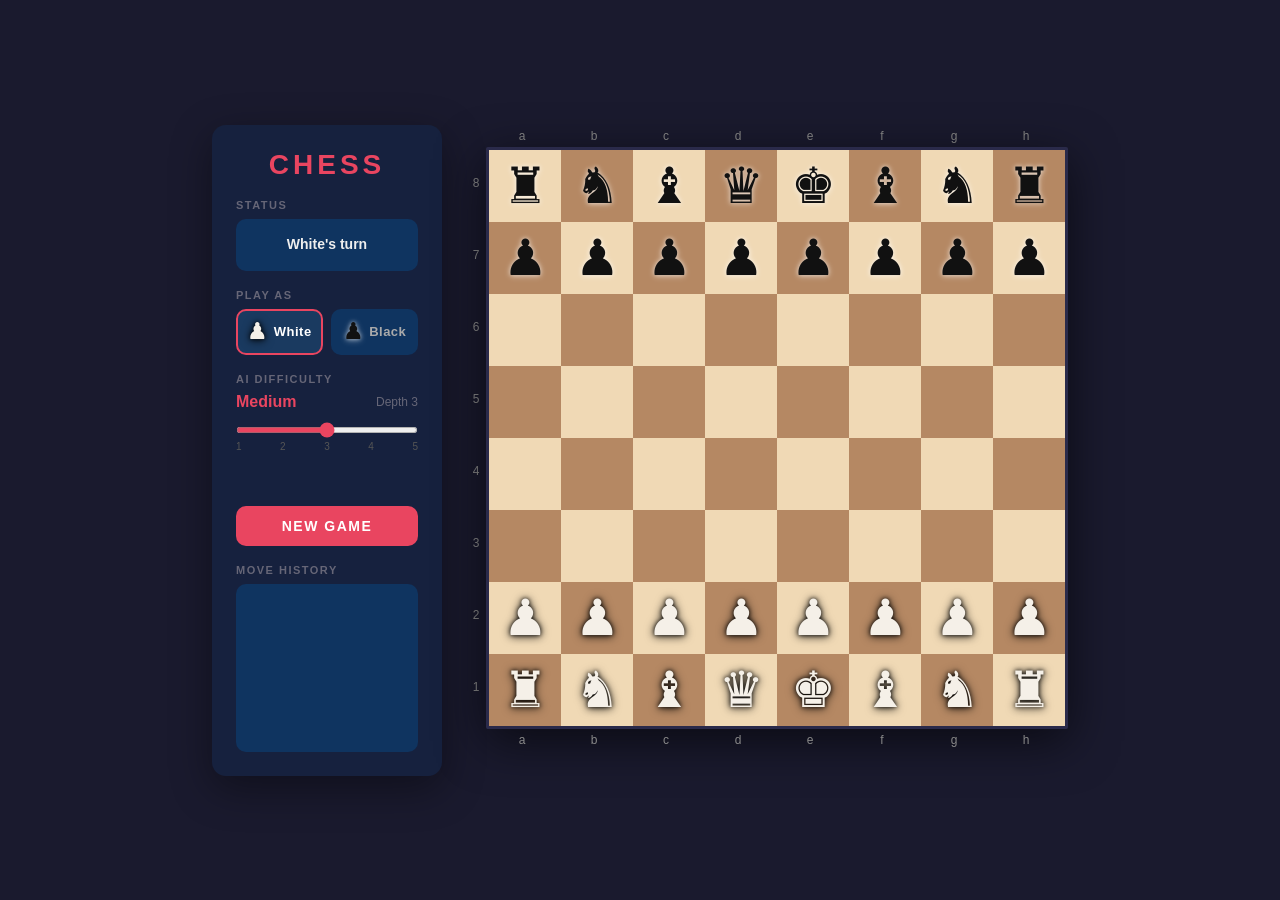
<file: chess.html>
<!DOCTYPE html>
<html lang="en">
<head>
<meta charset="UTF-8">
<meta name="viewport" content="width=device-width, initial-scale=1.0">
<title>Chess</title>
<style>
  * { box-sizing: border-box; margin: 0; padding: 0; }

  body {
    background: #1a1a2e;
    display: flex;
    justify-content: center;
    align-items: center;
    min-height: 100vh;
    font-family: 'Segoe UI', Tahoma, Geneva, Verdana, sans-serif;
    color: #eee;
    padding: 20px;
  }

  .container {
    display: flex;
    gap: 24px;
    align-items: flex-start;
    flex-wrap: wrap;
    justify-content: center;
  }

  .board {
    display: grid;
    grid-template-columns: repeat(8, 72px);
    grid-template-rows: repeat(8, 72px);
    border: 3px solid #2a2a4a;
    box-shadow: 0 12px 48px rgba(0,0,0,0.6);
    border-radius: 2px;
  }

  .square {
    width: 72px;
    height: 72px;
    display: flex;
    align-items: center;
    justify-content: center;
    cursor: pointer;
    position: relative;
    font-size: 50px;
    user-select: none;
    transition: filter 0.1s;
  }

  .square:hover { filter: brightness(1.08); }
  .square.light { background: #f0d9b5; }
  .square.dark  { background: #b58863; }

  .square.selected      { background: #7fc97f !important; }
  .square.last-move-from { background: rgba(255, 220, 50, 0.5) !important; }
  .square.last-move-to   { background: rgba(255, 220, 50, 0.7) !important; }
  .square.in-check       { background: rgba(220, 50, 50, 0.75) !important; }

  .square.legal-move::after {
    content: '';
    position: absolute;
    width: 32%;
    height: 32%;
    border-radius: 50%;
    background: rgba(0, 0, 0, 0.22);
    pointer-events: none;
  }

  .square.legal-capture::after {
    content: '';
    position: absolute;
    inset: 0;
    border: 5px solid rgba(0, 0, 0, 0.22);
    border-radius: 50%;
    pointer-events: none;
  }

  /* ── Piece colours (visually swapped) ── */
  /* "White" pieces appear dark/black */
  .piece-w {
    color: #f5f0e8;
    filter: drop-shadow(0 0 2px rgba(0,0,0,0.9))
            drop-shadow(0 1px 4px rgba(0,0,0,0.75));
    line-height: 1;
  }
  /* "Black" pieces appear light/white */
  .piece-b {
    color: #111;
    filter: drop-shadow(0 0 2px rgba(255,255,255,0.55))
            drop-shadow(0 1px 3px rgba(255,255,255,0.35));
    line-height: 1;
  }

  /* ── Board coordinates ── */
  .board-wrap {
    display: flex;
    flex-direction: column;
  }

  .file-labels {
    display: flex;
    margin-left: 20px;
  }

  .file-label {
    width: 72px;
    text-align: center;
    font-size: 12px;
    color: #888;
    padding: 4px 0;
  }

  .rank-and-board {
    display: flex;
    align-items: stretch;
  }

  .rank-labels {
    display: flex;
    flex-direction: column;
    width: 20px;
  }

  .rank-label {
    height: 72px;
    display: flex;
    align-items: center;
    justify-content: center;
    font-size: 12px;
    color: #888;
  }

  /* ── Side panel ── */
  .panel {
    background: #16213e;
    border-radius: 14px;
    padding: 24px;
    width: 230px;
    display: flex;
    flex-direction: column;
    gap: 18px;
    box-shadow: 0 12px 40px rgba(0,0,0,0.4);
  }

  .panel h1 {
    font-size: 28px;
    font-weight: 900;
    color: #e94560;
    text-align: center;
    letter-spacing: 4px;
  }

  .status-box {
    background: #0f3460;
    border-radius: 10px;
    padding: 14px 10px;
    text-align: center;
    font-size: 14px;
    font-weight: 600;
    min-height: 52px;
    display: flex;
    align-items: center;
    justify-content: center;
    line-height: 1.4;
  }

  .section-label {
    font-size: 11px;
    font-weight: 700;
    letter-spacing: 1.5px;
    color: #667;
    text-transform: uppercase;
    margin-bottom: 8px;
  }

  /* ── Play-as colour picker ── */
  .color-choice {
    display: grid;
    grid-template-columns: 1fr 1fr;
    gap: 8px;
  }

  .color-btn {
    background: #0f3460;
    color: #aaa;
    border: 2px solid transparent;
    border-radius: 10px;
    padding: 10px 6px;
    cursor: pointer;
    font-size: 13px;
    font-weight: 600;
    letter-spacing: 0.5px;
    display: flex;
    align-items: center;
    justify-content: center;
    gap: 6px;
    transition: background 0.15s, border-color 0.15s, color 0.15s, transform 0.1s;
  }

  .color-btn:hover { background: #1a4a80; color: #eee; }
  .color-btn:active { transform: scale(0.96); }

  .color-btn.active {
    border-color: #e94560;
    color: #fff;
    background: #1a3a60;
  }

  .btn-piece {
    font-size: 22px;
    line-height: 1;
  }

  /* ── Difficulty ── */
  .diff-display {
    display: flex;
    align-items: center;
    justify-content: space-between;
    margin-bottom: 8px;
  }

  .diff-name {
    font-size: 16px;
    font-weight: bold;
    color: #e94560;
  }

  .diff-desc {
    font-size: 12px;
    color: #667;
  }

  input[type="range"] {
    width: 100%;
    height: 6px;
    accent-color: #e94560;
    cursor: pointer;
  }

  .diff-ticks {
    display: flex;
    justify-content: space-between;
    margin-top: 4px;
    font-size: 10px;
    color: #555;
  }

  /* ── Thinking indicator ── */
  .thinking-box {
    text-align: center;
    font-size: 12px;
    color: #e94560;
    font-style: italic;
    min-height: 18px;
  }

  .thinking-dots::after {
    content: '';
    animation: dots 1.2s infinite;
  }

  @keyframes dots {
    0%   { content: ''; }
    33%  { content: '.'; }
    66%  { content: '..'; }
    100% { content: '...'; }
  }

  /* ── New Game button ── */
  button.new-game-btn {
    background: #e94560;
    color: white;
    border: none;
    border-radius: 10px;
    padding: 12px;
    cursor: pointer;
    font-size: 14px;
    font-weight: 700;
    letter-spacing: 1.5px;
    text-transform: uppercase;
    transition: background 0.2s, transform 0.1s;
    width: 100%;
  }

  button.new-game-btn:hover  { background: #c73652; }
  button.new-game-btn:active { transform: scale(0.97); }

  /* ── Move history ── */
  .move-list {
    background: #0f3460;
    border-radius: 10px;
    padding: 10px;
    font-size: 12px;
    height: 168px;
    overflow-y: auto;
    font-family: 'Courier New', monospace;
    scrollbar-width: thin;
    scrollbar-color: #e94560 #0f3460;
  }

  .move-row {
    display: flex;
    gap: 6px;
    padding: 2px 0;
    border-bottom: 1px solid rgba(255,255,255,0.04);
  }

  .move-num { color: #667; min-width: 26px; }
  .move-w   { color: #eee; min-width: 70px; }
  .move-b   { color: #aaa; }

  /* ── Promotion dialog ── */
  .promo-overlay {
    position: fixed;
    inset: 0;
    background: rgba(0,0,0,0.7);
    display: flex;
    align-items: center;
    justify-content: center;
    z-index: 999;
  }

  .promo-box {
    background: #16213e;
    border-radius: 14px;
    padding: 24px;
    text-align: center;
    box-shadow: 0 12px 48px rgba(0,0,0,0.8);
  }

  .promo-box h3 {
    margin-bottom: 16px;
    color: #eee;
    font-size: 16px;
    letter-spacing: 1px;
  }

  .promo-pieces {
    display: flex;
    gap: 10px;
  }

  .promo-piece {
    width: 72px;
    height: 72px;
    background: #0f3460;
    border-radius: 10px;
    font-size: 48px;
    display: flex;
    align-items: center;
    justify-content: center;
    cursor: pointer;
    transition: background 0.15s;
  }

  .promo-piece:hover { background: #e94560; }
</style>
</head>
<body>

<div class="container">
  <!-- Side Panel -->
  <div class="panel">
    <h1>CHESS</h1>

    <div>
      <div class="section-label">Status</div>
      <div class="status-box" id="status">White's turn</div>
    </div>

    <!-- Play as colour picker -->
    <div>
      <div class="section-label">Play As</div>
      <div class="color-choice">
        <button class="color-btn active" id="btn-w" onclick="setPlayerColor('w')">
          <span class="btn-piece piece-w">♟</span> White
        </button>
        <button class="color-btn" id="btn-b" onclick="setPlayerColor('b')">
          <span class="btn-piece piece-b">♟</span> Black
        </button>
      </div>
    </div>

    <div>
      <div class="section-label">AI Difficulty</div>
      <div class="diff-display">
        <span class="diff-name" id="diff-name">Medium</span>
        <span class="diff-desc" id="diff-desc">Depth 3</span>
      </div>
      <input type="range" min="1" max="5" value="3" id="diff-slider" oninput="setDifficulty(this.value)">
      <div class="diff-ticks">
        <span>1</span><span>2</span><span>3</span><span>4</span><span>5</span>
      </div>
    </div>

    <div class="thinking-box" id="thinking"></div>

    <button class="new-game-btn" onclick="newGame()">New Game</button>

    <div>
      <div class="section-label">Move History</div>
      <div class="move-list" id="move-list"></div>
    </div>
  </div>

  <!-- Board -->
  <div class="board-wrap">
    <div class="file-labels" id="file-labels"></div>
    <div class="rank-and-board">
      <div class="rank-labels" id="rank-labels"></div>
      <div class="board" id="board"></div>
    </div>
    <div class="file-labels" id="file-labels-bottom"></div>
  </div>
</div>

<!-- Promotion Dialog -->
<div class="promo-overlay" id="promo-overlay" style="display:none">
  <div class="promo-box">
    <h3>Promote Pawn</h3>
    <div class="promo-pieces" id="promo-pieces"></div>
  </div>
</div>

<script>
// ═══════════════════════════════════════════════════════
//  CHESS ENGINE
// ═══════════════════════════════════════════════════════

// All pieces use filled glyphs; CSS .piece-w / .piece-b handles visual colour.
const GLYPHS = {
  wP:'♟', wN:'♞', wB:'♝', wR:'♜', wQ:'♛', wK:'♚',
  bP:'♟', bN:'♞', bB:'♝', bR:'♜', bQ:'♛', bK:'♚'
};

const PIECE_VAL = { P:100, N:320, B:330, R:500, Q:900, K:20000 };

// Piece-square tables (white's perspective; row 0 = rank 8)
const PST = {
  P: [
    [ 0,  0,  0,  0,  0,  0,  0,  0],
    [50, 50, 50, 50, 50, 50, 50, 50],
    [10, 10, 20, 30, 30, 20, 10, 10],
    [ 5,  5, 10, 25, 25, 10,  5,  5],
    [ 0,  0,  0, 20, 20,  0,  0,  0],
    [ 5, -5,-10,  0,  0,-10, -5,  5],
    [ 5, 10, 10,-20,-20, 10, 10,  5],
    [ 0,  0,  0,  0,  0,  0,  0,  0]
  ],
  N: [
    [-50,-40,-30,-30,-30,-30,-40,-50],
    [-40,-20,  0,  0,  0,  0,-20,-40],
    [-30,  0, 10, 15, 15, 10,  0,-30],
    [-30,  5, 15, 20, 20, 15,  5,-30],
    [-30,  0, 15, 20, 20, 15,  0,-30],
    [-30,  5, 10, 15, 15, 10,  5,-30],
    [-40,-20,  0,  5,  5,  0,-20,-40],
    [-50,-40,-30,-30,-30,-30,-40,-50]
  ],
  B: [
    [-20,-10,-10,-10,-10,-10,-10,-20],
    [-10,  0,  0,  0,  0,  0,  0,-10],
    [-10,  0,  5, 10, 10,  5,  0,-10],
    [-10,  5,  5, 10, 10,  5,  5,-10],
    [-10,  0, 10, 10, 10, 10,  0,-10],
    [-10, 10, 10, 10, 10, 10, 10,-10],
    [-10,  5,  0,  0,  0,  0,  5,-10],
    [-20,-10,-10,-10,-10,-10,-10,-20]
  ],
  R: [
    [ 0,  0,  0,  0,  0,  0,  0,  0],
    [ 5, 10, 10, 10, 10, 10, 10,  5],
    [-5,  0,  0,  0,  0,  0,  0, -5],
    [-5,  0,  0,  0,  0,  0,  0, -5],
    [-5,  0,  0,  0,  0,  0,  0, -5],
    [-5,  0,  0,  0,  0,  0,  0, -5],
    [-5,  0,  0,  0,  0,  0,  0, -5],
    [ 0,  0,  0,  5,  5,  0,  0,  0]
  ],
  Q: [
    [-20,-10,-10, -5, -5,-10,-10,-20],
    [-10,  0,  0,  0,  0,  0,  0,-10],
    [-10,  0,  5,  5,  5,  5,  0,-10],
    [ -5,  0,  5,  5,  5,  5,  0, -5],
    [  0,  0,  5,  5,  5,  5,  0, -5],
    [-10,  5,  5,  5,  5,  5,  0,-10],
    [-10,  0,  5,  0,  0,  0,  0,-10],
    [-20,-10,-10, -5, -5,-10,-10,-20]
  ],
  K: [
    [-30,-40,-40,-50,-50,-40,-40,-30],
    [-30,-40,-40,-50,-50,-40,-40,-30],
    [-30,-40,-40,-50,-50,-40,-40,-30],
    [-30,-40,-40,-50,-50,-40,-40,-30],
    [-20,-30,-30,-40,-40,-30,-30,-20],
    [-10,-20,-20,-20,-20,-20,-20,-10],
    [ 20, 20,  0,  0,  0,  0, 20, 20],
    [ 20, 30, 10,  0,  0, 10, 30, 20]
  ]
};

// ── State ──────────────────────────────────────────────
let board, turn, castling, epTarget, gameOver;
let selected = null, selectedMoves = [], allMoves = [];
let lastMove = null, history = [];
let difficulty = 3, isThinking = false;
let playerColor = 'w';   // which side the human plays

const DIFF_NAMES = ['', 'Beginner', 'Easy', 'Medium', 'Hard', 'Expert'];
const DIFF_DESCS = ['', 'Depth 1', 'Depth 2', 'Depth 3', 'Depth 4', 'Depth 5'];

// ── Board Init ─────────────────────────────────────────
function initBoard() {
  const b = Array.from({length: 8}, () => Array(8).fill(null));
  b[0] = ['bR','bN','bB','bQ','bK','bB','bN','bR'];
  b[1] = Array(8).fill('bP');
  b[6] = Array(8).fill('wP');
  b[7] = ['wR','wN','wB','wQ','wK','wB','wN','wR'];
  return b;
}

function newGame() {
  board = initBoard();
  turn = 'w';
  castling = { wK:true, wQ:true, bK:true, bQ:true };
  epTarget = null;
  gameOver = false;
  selected = null; selectedMoves = []; lastMove = null; history = [];
  isThinking = false;
  allMoves = genAllLegal('w');
  buildCoords();
  render(); updateStatus(); updateMoveList();
  document.getElementById('thinking').textContent = '';
  document.getElementById('thinking').className = 'thinking-box';
  // If player chose Black, AI (White) goes first
  if (playerColor === 'b') scheduleAI();
}

// ── Move Generation ────────────────────────────────────
function inB(r, c) { return r >= 0 && r < 8 && c >= 0 && c < 8; }

function genPawn(r, c, col) {
  const moves = [];
  const dir = col === 'w' ? -1 : 1;
  const startRow = col === 'w' ? 6 : 1;
  const promRow  = col === 'w' ? 0 : 7;
  const opp = col === 'w' ? 'b' : 'w';

  if (inB(r+dir, c) && !board[r+dir][c]) {
    if (r+dir === promRow) {
      for (const t of ['Q','R','B','N'])
        moves.push({fr:r,fc:c,tr:r+dir,tc:c,promo:col+t});
    } else {
      moves.push({fr:r,fc:c,tr:r+dir,tc:c});
      if (r === startRow && !board[r+2*dir][c])
        moves.push({fr:r,fc:c,tr:r+2*dir,tc:c,dbl:true});
    }
  }

  for (const dc of [-1, 1]) {
    const nr = r+dir, nc = c+dc;
    if (!inB(nr, nc)) continue;
    if (board[nr][nc] && board[nr][nc][0] === opp) {
      if (nr === promRow) {
        for (const t of ['Q','R','B','N'])
          moves.push({fr:r,fc:c,tr:nr,tc:nc,promo:col+t});
      } else {
        moves.push({fr:r,fc:c,tr:nr,tc:nc});
      }
    }
    if (epTarget && nr === epTarget[0] && nc === epTarget[1])
      moves.push({fr:r,fc:c,tr:nr,tc:nc,ep:true});
  }
  return moves;
}

function genSlide(r, c, col, dirs) {
  const moves = [], opp = col === 'w' ? 'b' : 'w';
  for (const [dr,dc] of dirs) {
    let nr = r+dr, nc = c+dc;
    while (inB(nr, nc)) {
      if (board[nr][nc]) {
        if (board[nr][nc][0] === opp) moves.push({fr:r,fc:c,tr:nr,tc:nc});
        break;
      }
      moves.push({fr:r,fc:c,tr:nr,tc:nc});
      nr += dr; nc += dc;
    }
  }
  return moves;
}

function genKnight(r, c, col) {
  const moves = [], opp = col === 'w' ? 'b' : 'w';
  for (const [dr,dc] of [[-2,-1],[-2,1],[-1,-2],[-1,2],[1,-2],[1,2],[2,-1],[2,1]]) {
    const nr = r+dr, nc = c+dc;
    if (inB(nr,nc) && (!board[nr][nc] || board[nr][nc][0] === opp))
      moves.push({fr:r,fc:c,tr:nr,tc:nc});
  }
  return moves;
}

function genKing(r, c, col) {
  const moves = [], opp = col === 'w' ? 'b' : 'w';
  for (const [dr,dc] of [[-1,-1],[-1,0],[-1,1],[0,-1],[0,1],[1,-1],[1,0],[1,1]]) {
    const nr = r+dr, nc = c+dc;
    if (inB(nr,nc) && (!board[nr][nc] || board[nr][nc][0] === opp))
      moves.push({fr:r,fc:c,tr:nr,tc:nc});
  }
  const bk = col === 'w' ? 7 : 0;
  if (r === bk && c === 4) {
    if (castling[col+'K'] && !board[bk][5] && !board[bk][6] &&
        board[bk][7] === col+'R' &&
        !attacked(bk,4,col) && !attacked(bk,5,col) && !attacked(bk,6,col))
      moves.push({fr:r,fc:c,tr:bk,tc:6,castle:'K'});
    if (castling[col+'Q'] && !board[bk][3] && !board[bk][2] && !board[bk][1] &&
        board[bk][0] === col+'R' &&
        !attacked(bk,4,col) && !attacked(bk,3,col) && !attacked(bk,2,col))
      moves.push({fr:r,fc:c,tr:bk,tc:2,castle:'Q'});
  }
  return moves;
}

function genPiece(r, c) {
  const p = board[r][c]; if (!p) return [];
  const col = p[0], t = p[1];
  switch (t) {
    case 'P': return genPawn(r, c, col);
    case 'N': return genKnight(r, c, col);
    case 'B': return genSlide(r, c, col, [[-1,-1],[-1,1],[1,-1],[1,1]]);
    case 'R': return genSlide(r, c, col, [[-1,0],[1,0],[0,-1],[0,1]]);
    case 'Q': return genSlide(r, c, col, [[-1,-1],[-1,1],[1,-1],[1,1],[-1,0],[1,0],[0,-1],[0,1]]);
    case 'K': return genKing(r, c, col);
  }
  return [];
}

// Is (r,c) attacked by the opponent of kingColor?
function attacked(r, c, kingColor) {
  const atk = kingColor === 'w' ? 'b' : 'w';

  for (const [dr,dc] of [[-2,-1],[-2,1],[-1,-2],[-1,2],[1,-2],[1,2],[2,-1],[2,1]])
    if (inB(r+dr,c+dc) && board[r+dr][c+dc] === atk+'N') return true;

  for (const [dr,dc] of [[-1,-1],[-1,1],[1,-1],[1,1]]) {
    let nr=r+dr, nc=c+dc;
    while (inB(nr,nc)) {
      if (board[nr][nc]) { if (board[nr][nc]===atk+'B'||board[nr][nc]===atk+'Q') return true; break; }
      nr+=dr; nc+=dc;
    }
  }

  for (const [dr,dc] of [[-1,0],[1,0],[0,-1],[0,1]]) {
    let nr=r+dr, nc=c+dc;
    while (inB(nr,nc)) {
      if (board[nr][nc]) { if (board[nr][nc]===atk+'R'||board[nr][nc]===atk+'Q') return true; break; }
      nr+=dr; nc+=dc;
    }
  }

  const pDir = atk === 'w' ? 1 : -1;
  for (const dc of [-1,1])
    if (inB(r+pDir,c+dc) && board[r+pDir][c+dc] === atk+'P') return true;

  for (const [dr,dc] of [[-1,-1],[-1,0],[-1,1],[0,-1],[0,1],[1,-1],[1,0],[1,1]])
    if (inB(r+dr,c+dc) && board[r+dr][c+dc] === atk+'K') return true;

  return false;
}

function findKing(col) {
  for (let r=0; r<8; r++)
    for (let c=0; c<8; c++)
      if (board[r][c] === col+'K') return [r,c];
  return null;
}

function inCheck(col) {
  const k = findKing(col);
  return k ? attacked(k[0], k[1], col) : false;
}

// ── Apply / Undo ───────────────────────────────────────
function applyMove(m) {
  const {fr,fc,tr,tc,promo,ep,castle,dbl} = m;
  const piece = board[fr][fc];
  const col = piece[0];
  const cap = ep ? (col==='w'?'b':'w')+'P' : board[tr][tc];
  const savedEP = epTarget;
  const savedC  = {...castling};

  board[tr][tc] = promo || piece;
  board[fr][fc] = null;

  if (ep) { const ed = col==='w'?1:-1; board[tr+ed][tc] = null; }
  if (castle==='K') { board[tr][5]=board[tr][7]; board[tr][7]=null; }
  if (castle==='Q') { board[tr][3]=board[tr][0]; board[tr][0]=null; }

  epTarget = dbl ? [col==='w'?tr+1:tr-1, tc] : null;

  if (piece==='wK') { castling.wK=false; castling.wQ=false; }
  if (piece==='bK') { castling.bK=false; castling.bQ=false; }
  if ((fr===7&&fc===0)||(tr===7&&tc===0)) castling.wQ=false;
  if ((fr===7&&fc===7)||(tr===7&&tc===7)) castling.wK=false;
  if ((fr===0&&fc===0)||(tr===0&&tc===0)) castling.bQ=false;
  if ((fr===0&&fc===7)||(tr===0&&tc===7)) castling.bK=false;

  return { cap, savedEP, savedC };
}

function undoMove(m, sv) {
  const {fr,fc,tr,tc,promo,ep,castle} = m;
  const {cap,savedEP,savedC} = sv;
  const moved = promo ? board[tr][tc][0]+'P' : board[tr][tc];
  const col = moved[0];

  board[fr][fc] = moved;
  board[tr][tc] = ep ? null : cap;
  if (ep) { const ed = col==='w'?1:-1; board[tr+ed][tc] = cap; }
  if (castle==='K') { board[tr][7]=board[tr][5]; board[tr][5]=null; }
  if (castle==='Q') { board[tr][0]=board[tr][3]; board[tr][3]=null; }

  epTarget = savedEP;
  castling  = savedC;
}

function leavesCheck(m, col) {
  const sv = applyMove(m);
  const chk = inCheck(col);
  undoMove(m, sv);
  return chk;
}

function genAllLegal(col) {
  const moves = [];
  for (let r=0; r<8; r++)
    for (let c=0; c<8; c++)
      if (board[r][c] && board[r][c][0]===col)
        for (const m of genPiece(r,c))
          if (!leavesCheck(m, col)) moves.push(m);
  return moves;
}

// ── Evaluation ────────────────────────────────────────
function evaluate() {
  let s = 0;
  for (let r=0; r<8; r++)
    for (let c=0; c<8; c++) {
      const p = board[r][c]; if (!p) continue;
      const col=p[0], t=p[1];
      const v = PIECE_VAL[t] + (PST[t] ? PST[t][col==='w'?r:7-r][c] : 0);
      s += col==='w' ? v : -v;
    }
  return s;
}

// ── Minimax + alpha-beta ───────────────────────────────
function minimax(depth, alpha, beta, maxing) {
  if (depth === 0) return evaluate();
  const col = maxing ? 'w' : 'b';
  const moves = genAllLegal(col);

  if (moves.length === 0)
    return inCheck(col) ? (maxing ? -100000-depth : 100000+depth) : 0;

  moves.sort((a,b) => {
    const va = board[a.tr][a.tc] ? PIECE_VAL[board[a.tr][a.tc][1]] : 0;
    const vb = board[b.tr][b.tc] ? PIECE_VAL[board[b.tr][b.tc][1]] : 0;
    return vb - va;
  });

  if (maxing) {
    let best = -Infinity;
    for (const m of moves) {
      const sv = applyMove(m);
      best = Math.max(best, minimax(depth-1, alpha, beta, false));
      undoMove(m, sv);
      alpha = Math.max(alpha, best);
      if (beta <= alpha) break;
    }
    return best;
  } else {
    let best = Infinity;
    for (const m of moves) {
      const sv = applyMove(m);
      best = Math.min(best, minimax(depth-1, alpha, beta, true));
      undoMove(m, sv);
      beta = Math.min(beta, best);
      if (beta <= alpha) break;
    }
    return best;
  }
}

function getBestMove() {
  const aiColor = playerColor === 'w' ? 'b' : 'w';
  const moves = genAllLegal(aiColor);
  if (!moves.length) return null;

  if (difficulty <= 2 && Math.random() < (3 - difficulty) * 0.28)
    return moves[Math.floor(Math.random() * moves.length)];

  moves.sort((a,b) => {
    const va = board[a.tr][a.tc] ? PIECE_VAL[board[a.tr][a.tc][1]] : 0;
    const vb = board[b.tr][b.tc] ? PIECE_VAL[board[b.tr][b.tc][1]] : 0;
    return vb - va;
  });

  // Maximise if AI is white, minimise if AI is black
  const aiMaxing = aiColor === 'w';
  let bestMove = null;
  let bestScore = aiMaxing ? -Infinity : Infinity;

  for (const m of moves) {
    const sv = applyMove(m);
    const score = minimax(difficulty - 1, -Infinity, Infinity, !aiMaxing);
    undoMove(m, sv);
    if (aiMaxing ? score > bestScore : score < bestScore) {
      bestScore = score;
      bestMove  = m;
    }
  }
  return bestMove;
}

// ── Notation ──────────────────────────────────────────
const FILES = 'abcdefgh';
function sqName(r,c) { return FILES[c] + (8-r); }

function toSAN(m) {
  const {fr,fc,tr,tc,castle,ep,promo} = m;
  if (castle==='K') return 'O-O';
  if (castle==='Q') return 'O-O-O';
  const p = board[fr][fc];
  const t = p[1];
  const cap = board[tr][tc] || ep;
  let s = '';
  if (t !== 'P') s += t;
  if (t === 'P' && cap) s += FILES[fc];
  if (cap) s += 'x';
  s += sqName(tr, tc);
  if (promo) s += '=' + promo[1];
  return s;
}

// ── Game Logic ────────────────────────────────────────
function executeMove(m) {
  const notation = toSAN(m);
  applyMove(m);
  lastMove = m;

  if (turn === 'w') history.push({w: notation, b: ''});
  else if (history.length) history[history.length-1].b = notation;
  else history.push({w:'...', b: notation});

  turn = turn === 'w' ? 'b' : 'w';
  allMoves = genAllLegal(turn);
  selected = null; selectedMoves = [];

  render(); updateStatus(); updateMoveList();

  if (!gameOver && turn !== playerColor) scheduleAI();
}

function scheduleAI() {
  if (gameOver) return;
  const th = document.getElementById('thinking');
  th.innerHTML = 'AI is thinking<span class="thinking-dots"></span>';
  th.className = 'thinking-box thinking-dots';
  isThinking = true;
  setTimeout(() => {
    const best = getBestMove();
    th.textContent = '';
    th.className = 'thinking-box';
    isThinking = false;
    if (best) executeMove(best);
    else { gameOver = true; updateStatus(); }
  }, 20);
}

function updateStatus() {
  const el = document.getElementById('status');
  if (allMoves.length === 0) {
    gameOver = true;
    if (inCheck(turn)) {
      const winner = turn === 'w' ? 'Black' : 'White';
      el.textContent = `Checkmate! ${winner} wins!`;
      el.style.color = '#e94560';
    } else {
      el.textContent = 'Draw by stalemate.';
      el.style.color = '#f0a500';
    }
    return;
  }
  el.style.color = '#eee';
  if (inCheck(turn)) {
    el.textContent = (turn==='w' ? 'White' : 'Black') + ' is in check!';
    el.style.color = '#e94560';
  } else {
    el.textContent = (turn==='w' ? "White's" : "Black's") + ' turn';
  }
}

function updateMoveList() {
  const el = document.getElementById('move-list');
  el.innerHTML = '';
  for (let i=0; i<history.length; i++) {
    const row = document.createElement('div');
    row.className = 'move-row';
    row.innerHTML = `<span class="move-num">${i+1}.</span>`+
                    `<span class="move-w">${history[i].w}</span>`+
                    `<span class="move-b">${history[i].b}</span>`;
    el.appendChild(row);
  }
  el.scrollTop = el.scrollHeight;
}

// ── Rendering ─────────────────────────────────────────
function render() {
  const boardEl = document.getElementById('board');
  boardEl.innerHTML = '';

  const flipped = playerColor === 'b';
  const chk = inCheck(turn);
  const kingPos = chk ? findKing(turn) : null;

  for (let ri=0; ri<8; ri++) {
    for (let ci=0; ci<8; ci++) {
      // Map display position → board position
      const r = flipped ? 7-ri : ri;
      const c = flipped ? 7-ci : ci;

      const sqEl = document.createElement('div');
      const isLight = (r+c) % 2 === 0;
      sqEl.className = 'square ' + (isLight ? 'light' : 'dark');

      if (lastMove) {
        if (r===lastMove.fr && c===lastMove.fc) sqEl.classList.add('last-move-from');
        if (r===lastMove.tr && c===lastMove.tc) sqEl.classList.add('last-move-to');
      }

      if (selected && selected[0]===r && selected[1]===c) sqEl.classList.add('selected');
      if (kingPos && kingPos[0]===r && kingPos[1]===c)    sqEl.classList.add('in-check');

      const lm = selectedMoves.find(m => m.tr===r && m.tc===c);
      if (lm) {
        if (board[r][c] || lm.ep) sqEl.classList.add('legal-capture');
        else                       sqEl.classList.add('legal-move');
      }

      if (board[r][c]) {
        const span = document.createElement('span');
        span.className = 'piece-' + board[r][c][0];
        span.textContent = GLYPHS[board[r][c]];
        sqEl.appendChild(span);
      }

      sqEl.addEventListener('click', () => handleClick(r, c));
      boardEl.appendChild(sqEl);
    }
  }
}

function handleClick(r, c) {
  if (gameOver || turn !== playerColor || isThinking) return;

  if (selected) {
    const targets = selectedMoves.filter(m => m.tr===r && m.tc===c);
    if (targets.length) {
      const promos = targets.filter(m => m.promo);
      if (promos.length > 1) { showPromoDialog(promos); return; }
      executeMove(targets[0]);
      return;
    }
  }

  if (board[r][c] && board[r][c][0] === turn) {
    selected = [r, c];
    selectedMoves = allMoves.filter(m => m.fr===r && m.fc===c);
  } else {
    selected = null;
    selectedMoves = [];
  }
  render();
}

function showPromoDialog(promos) {
  const overlay  = document.getElementById('promo-overlay');
  const piecesEl = document.getElementById('promo-pieces');
  piecesEl.innerHTML = '';
  overlay.style.display = 'flex';

  for (const m of promos) {
    const btn = document.createElement('div');
    btn.className = 'promo-piece';
    const span = document.createElement('span');
    span.className = 'piece-' + m.promo[0];
    span.textContent = GLYPHS[m.promo];
    btn.appendChild(span);
    btn.addEventListener('click', () => {
      overlay.style.display = 'none';
      executeMove(m);
    });
    piecesEl.appendChild(btn);
  }
}

// ── Player colour ──────────────────────────────────────
function setPlayerColor(col) {
  playerColor = col;
  document.getElementById('btn-w').classList.toggle('active', col === 'w');
  document.getElementById('btn-b').classList.toggle('active', col === 'b');
  newGame();
}

// ── Difficulty ────────────────────────────────────────
function setDifficulty(val) {
  difficulty = parseInt(val);
  document.getElementById('diff-name').textContent = DIFF_NAMES[difficulty];
  document.getElementById('diff-desc').textContent = DIFF_DESCS[difficulty];
}

// ── Coordinate labels ─────────────────────────────────
function buildCoords() {
  const flipped = playerColor === 'b';
  const files = flipped ? 'hgfedcba' : 'abcdefgh';

  const fl  = document.getElementById('file-labels');
  const flb = document.getElementById('file-labels-bottom');
  const rl  = document.getElementById('rank-labels');

  fl.innerHTML = ''; flb.innerHTML = ''; rl.innerHTML = '';

  for (const f of files) {
    for (const el of [fl, flb]) {
      const s = document.createElement('span');
      s.className = 'file-label';
      s.textContent = f;
      el.appendChild(s);
    }
  }

  for (let ri=0; ri<8; ri++) {
    const rank = flipped ? ri+1 : 8-ri;
    const s = document.createElement('span');
    s.className = 'rank-label';
    s.textContent = rank;
    rl.appendChild(s);
  }
}

// ── Start ─────────────────────────────────────────────
newGame();
</script>
</body>
</html>
</file>
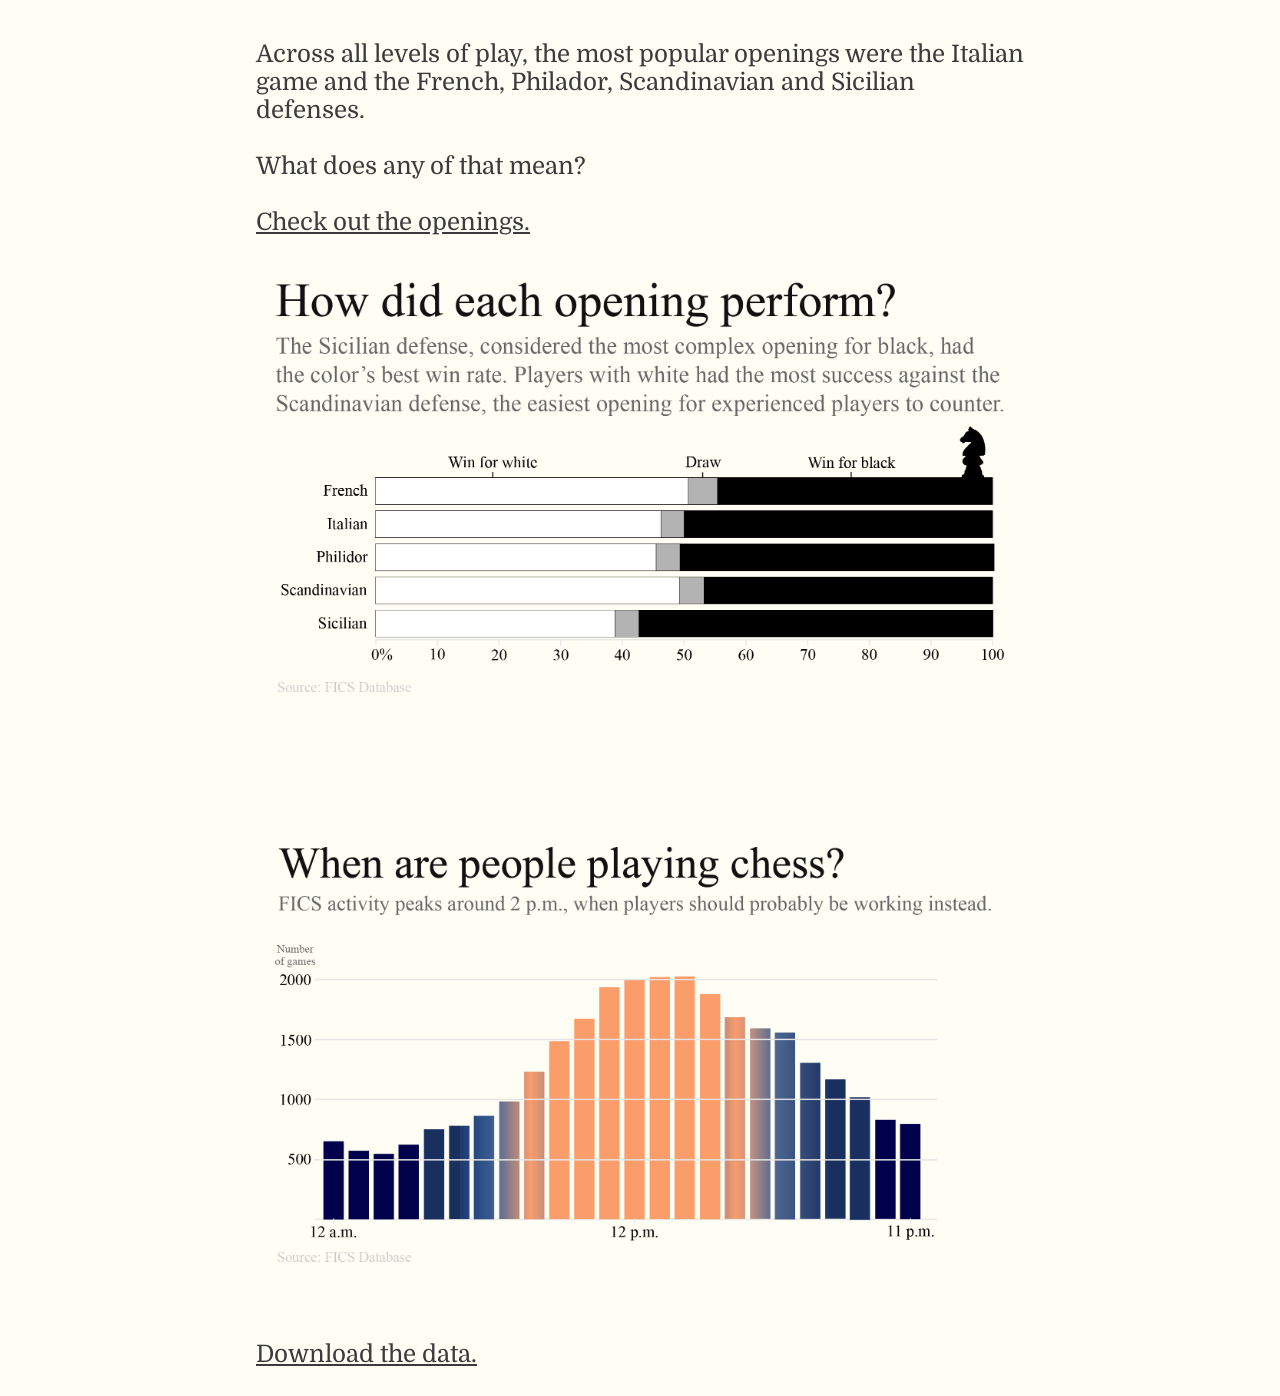
<file: viz.html>
<!DOCTYPE html>
<html lang="en">
    <head>
        <meta charset="utf-8" />
    <meta http-equiv="X-UA-Compatible" content="IE=edge" />
    <title>Chess is Easy</title>
    <link rel="preconnect" href="https://fonts.googleapis.com">
<link rel="preconnect" href="https://fonts.gstatic.com" crossorigin>
<link href="https://fonts.googleapis.com/css2?family=Domine:wght@400..700&display=swap" rel="stylesheet">
    <link rel="stylesheet" href="style.css"/>
    </head> 
    <body class="well">
        <p>Across all levels of play, the most popular openings were the Italian game and the French, Philador, Scandinavian and Sicilian defenses.</p>
        <p class="filler">.</p>
        <p>What does any of that mean?</p>
        <p class="filler">.</p>
        <p><a href="openings.html">Check out the openings.</a></p>
        <p class="filler">.</p>
        <img src="chessviz1.png" width="100%">
        <p class="filler">.</p>
        <p class="filler">.</p>
    <div class="flourish-embed flourish-chart" data-src="visualisation/28547611"><script src="https://public.flourish.studio/resources/embed.js"></script><noscript><img src="https://public.flourish.studio/visualisation/28547611/thumbnail" width="100%" alt="chart visualization" /></noscript></div>
        <p class="filler">.</p>
        
        <p class="filler">.</p>
   <img src="chessviz2.png" width="100%">
        <p class="filler">.</p>
        <br>
        <p><a href="https://drive.google.com/file/d/1p7z42NJN83FSbVGh4iU8G1r9aqKTlJWh/view?usp=share_link">Download the data.</a></p>
        <p class="filler">.</p>
    </body>
</html>
</file>
<file: style.css>
* {
  box-sizing: border-box;
}

html,
body {
  margin: 0;
  padding: 0;
  background-color: #fffef4;
}

body {
  font-family: "Domine", serif;
  min-height: 1280px;
  color: #3b3b3b;
  font-size: 24px;
}

main {
  margin-left: 20%;
  margin-right: 20%;
}

p,
h1,
h2,
h3,
h4,
a {
  margin: 0;
}

a {
  color: #3b3b3b;
  text-decoration: underline;
  font-size: 24px;
}

@media (min-width: 840px) {
  .nav__examples {
    margin-top: 0;
    margin-left: 2rem;
  }
}

.sticky-image {
  width: 400px;
}

.scrolly-p {
  text-align: center;
  margin: auto;
}

.spacer {
  background-color: none;
  border: none;
  height: 400px;
}

.arrow {
  text-align: center;
}

button {
  border-radius: 10px;
  background-color: #111;
  color: #fffef4;
  font-family: "Domine", serif;
  font-size: 24px;
  border: none;
  padding: 10px;
  text-decoration: underline;
}

.well {
  margin-left: 20%;
  margin-right: 20%;
  margin-top: 40px;
}

.filler {
  color: #fffef4;
}

@media (max-width: 700px) {
.well {
  margin-left: 5%;
  margin-right: 5%;
  }
}
</file>
